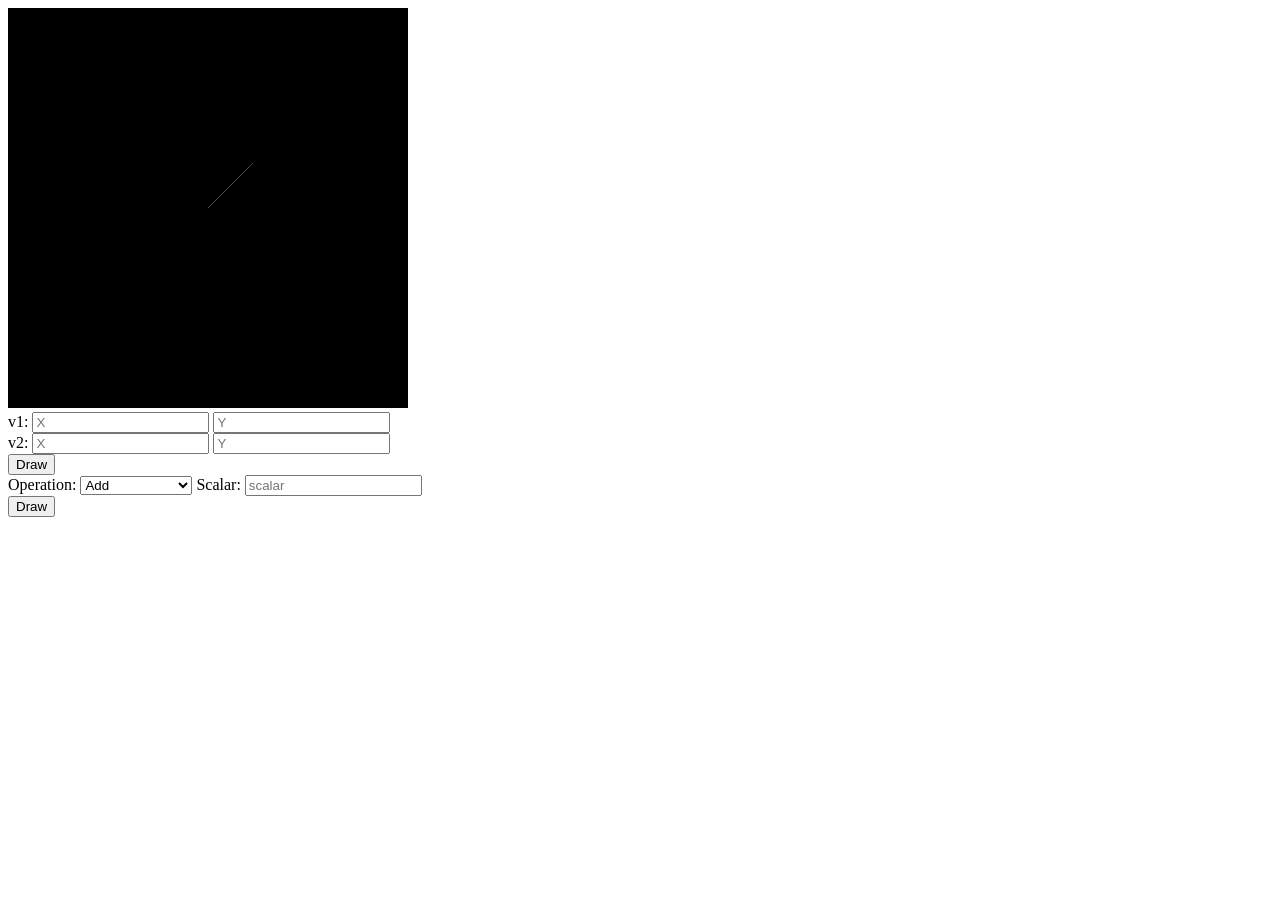
<file: asgn0/asg0.html>
<!DOCTYPE html>
<html lang="en">
  <head>
    <meta charset="utf-8" />
    <title>Draw a blue rectangle (canvas version)</title>
  </head>

  <body onload="main()">
    <canvas id="example" width="400" height="400">
      Please use a browser that supports "canvas"
    </canvas>

    <br>
    v1:
    <input type="text" id="xCoord_v1" placeholder="X">
    <input type="text" id="yCoord_v1" placeholder="Y">
    <br>
    v2:
    <input type="text" id="xCoord_v2" placeholder="X">
    <input type="text" id="yCoord_v2" placeholder="Y">
    <br>
    <input type="button" value="Draw" onclick="handleDrawEvent()">
    <br>
    Operation:
    <select id="operation">
    <option value="add">Add</option>
    <option value="sub">Subtract</option>
    <option value="mul">Multiply</option>
    <option value="div">Division</option>
    <option value="mag">Magnitude</option>
    <option value="norm">Normalize</option>
    <option value="angle">Angle Between</option>
    <option value="area">Area</option>
    </select>
    Scalar: <input type="number" id="scalar" placeholder="scalar">
    <br>
    <input type="button" value="Draw" onclick="handleDrawOperationEvent()">


    <script src="lib/cuon-matrix-cse160.js"></script>
    <script src="asg0.js"></script>
  </body>
</html>
</file>
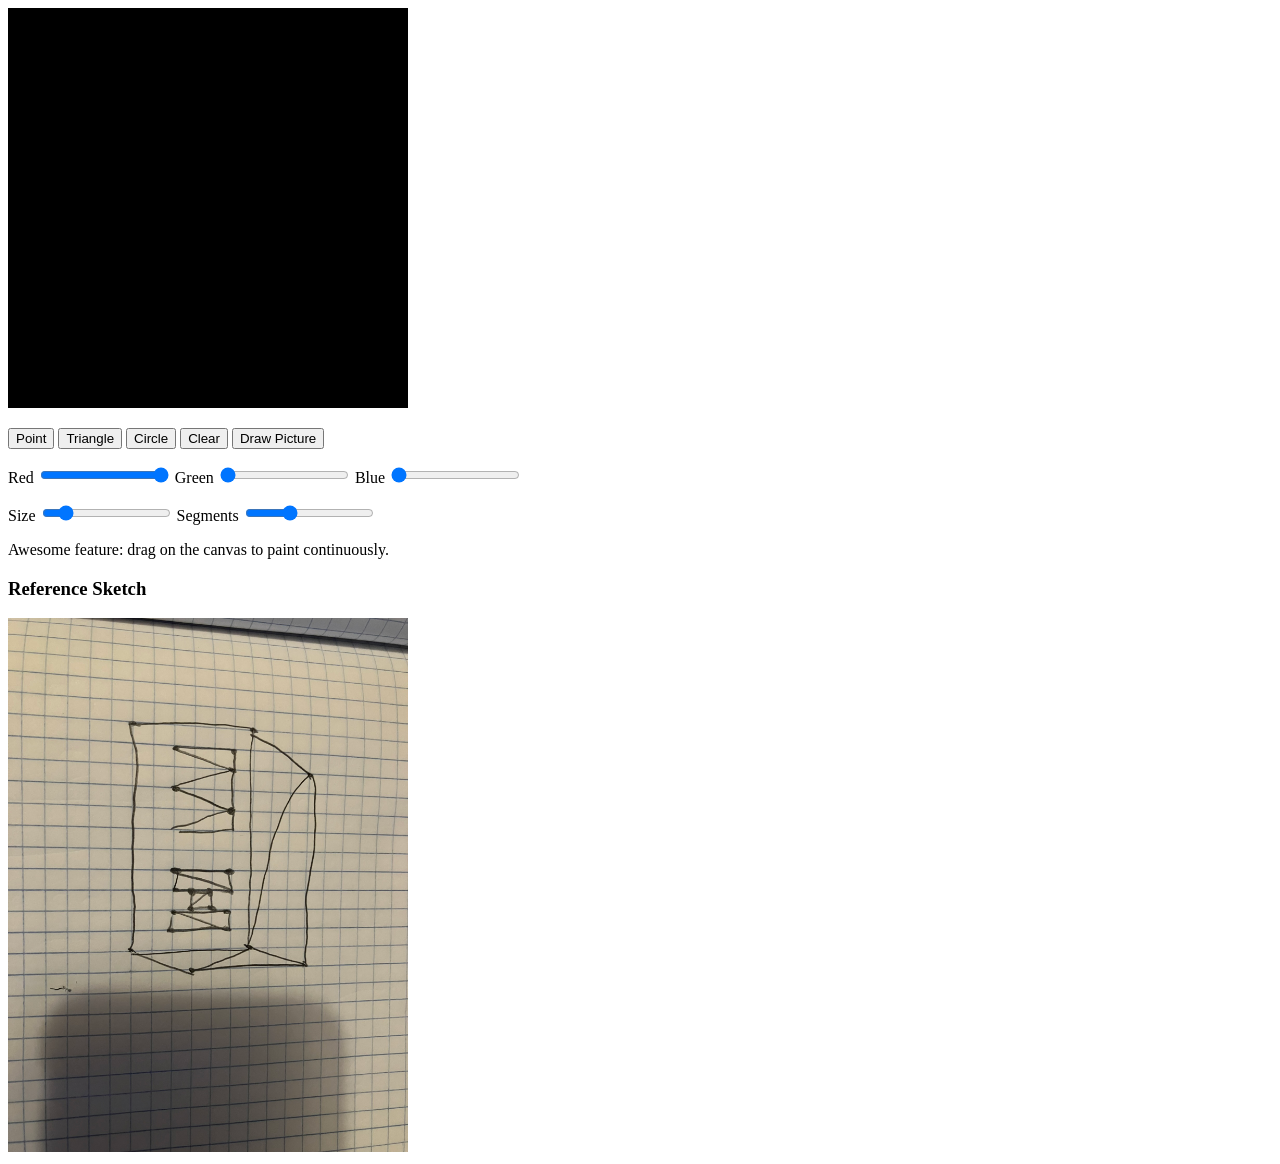
<file: asgn1/HelloPoint1.html>
<!DOCTYPE html>
<html lang="en">
  <head>
    <meta charset="utf-8" />
    <title>Assignment 1 - Painting</title>
  </head>

  <body onload="main()">
    <canvas id="webgl" width="400" height="400">
      Please use a browser that supports "canvas"
    </canvas>

    <p>
      <button type="button" id="pointButton">Point</button>
      <button type="button" id="triangleButton">Triangle</button>
      <button type="button" id="circleButton">Circle</button>
      <button type="button" id="clearButton">Clear</button>
      <button type="button" id="drawPictureButton">Draw Picture</button>
    </p>

    <p>
      Red
      <input type="range" id="redSlide" min="0" max="100" value="100" />
      Green
      <input type="range" id="greenSlide" min="0" max="100" value="0" />
      Blue
      <input type="range" id="blueSlide" min="0" max="100" value="0" />
    </p>

    <p>
      Size
      <input type="range" id="sizeSlide" min="5" max="40" value="10" />
      Segments
      <input type="range" id="segmentSlide" min="3" max="24" value="10" />
    </p>

    <p>
      Awesome feature: drag on the canvas to paint continuously.
    </p>

    <h3>Reference Sketch</h3>
    <img
      src="my-drawing.jpg"
      alt="Reference photo of my hand-drawn sketch for Assignment 1"
      width="400"
    />

    <script src="../lib/webgl-utils.js"></script>
    <script src="../lib/webgl-debug.js"></script>
    <script src="../lib/cuon-utils.js"></script>
    <script src="HelloPoint1.js"></script>
  </body>
</html>
</file>
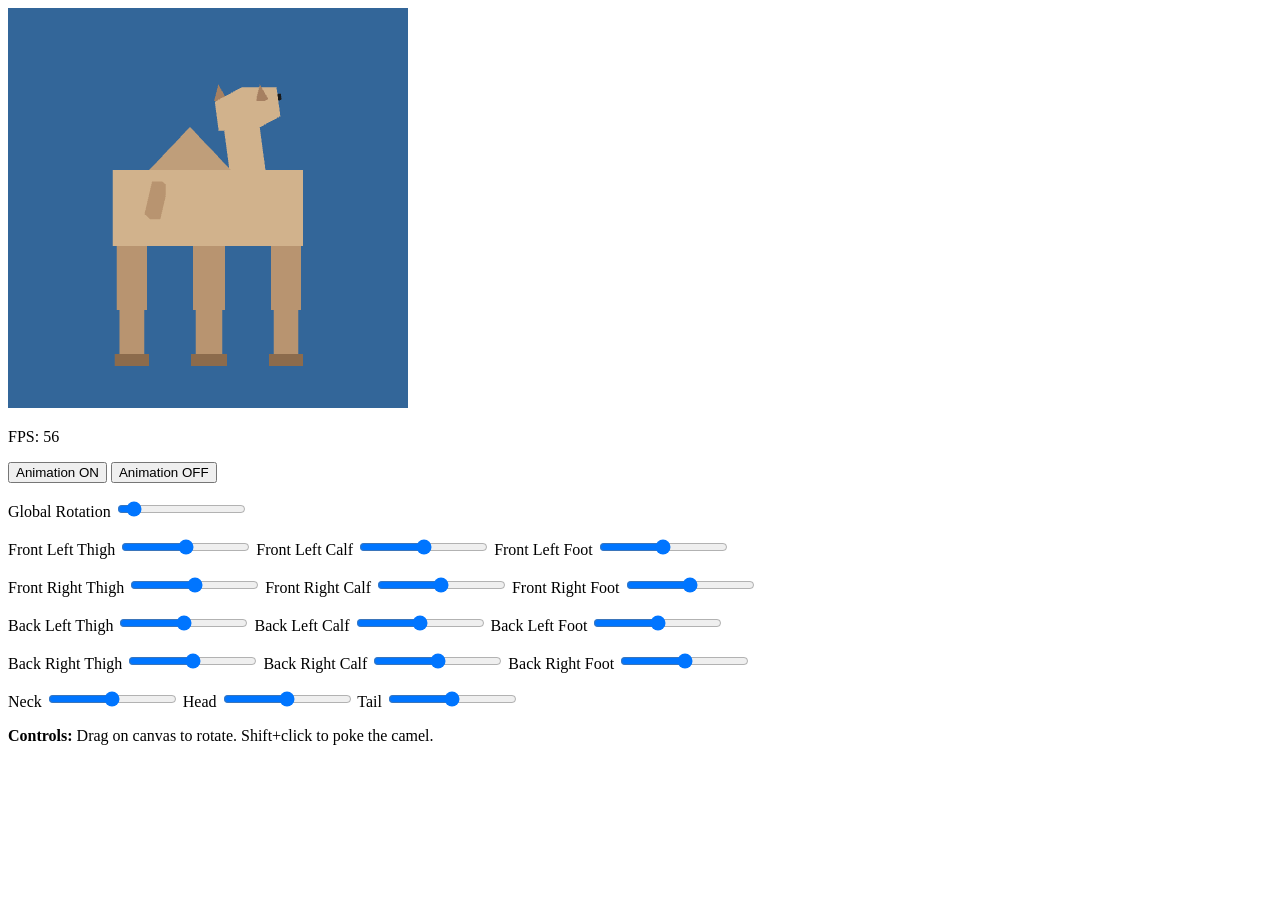
<file: asgn2/BlockyAnimal.html>
<!DOCTYPE html>
<html lang="en">
  <head>
    <meta charset="utf-8" />
    <title>Blocky Camel</title>
  </head>

  <body onload="main()">
    <canvas id="webgl" width="400" height="400">
      Please use a browser that supports "canvas"
    </canvas>

    <p id="performance">FPS: --</p>

    <p>
      <button type="button" id="animOnButton">Animation ON</button>
      <button type="button" id="animOffButton">Animation OFF</button>
    </p>

    <p>
      Global Rotation
      <input type="range" id="globalRotation" min="0" max="360" value="30" />
    </p>

    <p>
      Front Left Thigh
      <input type="range" id="lfThigh" min="-45" max="45" value="0" />
      Front Left Calf
      <input type="range" id="lfCalf" min="-45" max="45" value="0" />
      Front Left Foot
      <input type="range" id="lfFoot" min="-30" max="30" value="0" />
    </p>

    <p>
      Front Right Thigh
      <input type="range" id="rfThigh" min="-45" max="45" value="0" />
      Front Right Calf
      <input type="range" id="rfCalf" min="-45" max="45" value="0" />
      Front Right Foot
      <input type="range" id="rfFoot" min="-30" max="30" value="0" />
    </p>

    <p>
      Back Left Thigh
      <input type="range" id="lbThigh" min="-45" max="45" value="0" />
      Back Left Calf
      <input type="range" id="lbCalf" min="-45" max="45" value="0" />
      Back Left Foot
      <input type="range" id="lbFoot" min="-30" max="30" value="0" />
    </p>

    <p>
      Back Right Thigh
      <input type="range" id="rbThigh" min="-45" max="45" value="0" />
      Back Right Calf
      <input type="range" id="rbCalf" min="-45" max="45" value="0" />
      Back Right Foot
      <input type="range" id="rbFoot" min="-30" max="30" value="0" />
    </p>

    <p>
      Neck
      <input type="range" id="neck" min="-30" max="30" value="0" />
      Head
      <input type="range" id="head" min="-30" max="30" value="0" />
      Tail
      <input type="range" id="tail" min="-45" max="45" value="0" />
    </p>

    <p>
      <strong>Controls:</strong> Drag on canvas to rotate. Shift+click to poke the camel.
    </p>

    <script src="../lib/webgl-utils.js"></script>
    <script src="../lib/webgl-debug.js"></script>
    <script src="../lib/cuon-utils.js"></script>
    <script src="../lib/cuon-matrix.js"></script>
    <script src="BlockyAnimal.js"></script>
  </body>
</html>
</file>
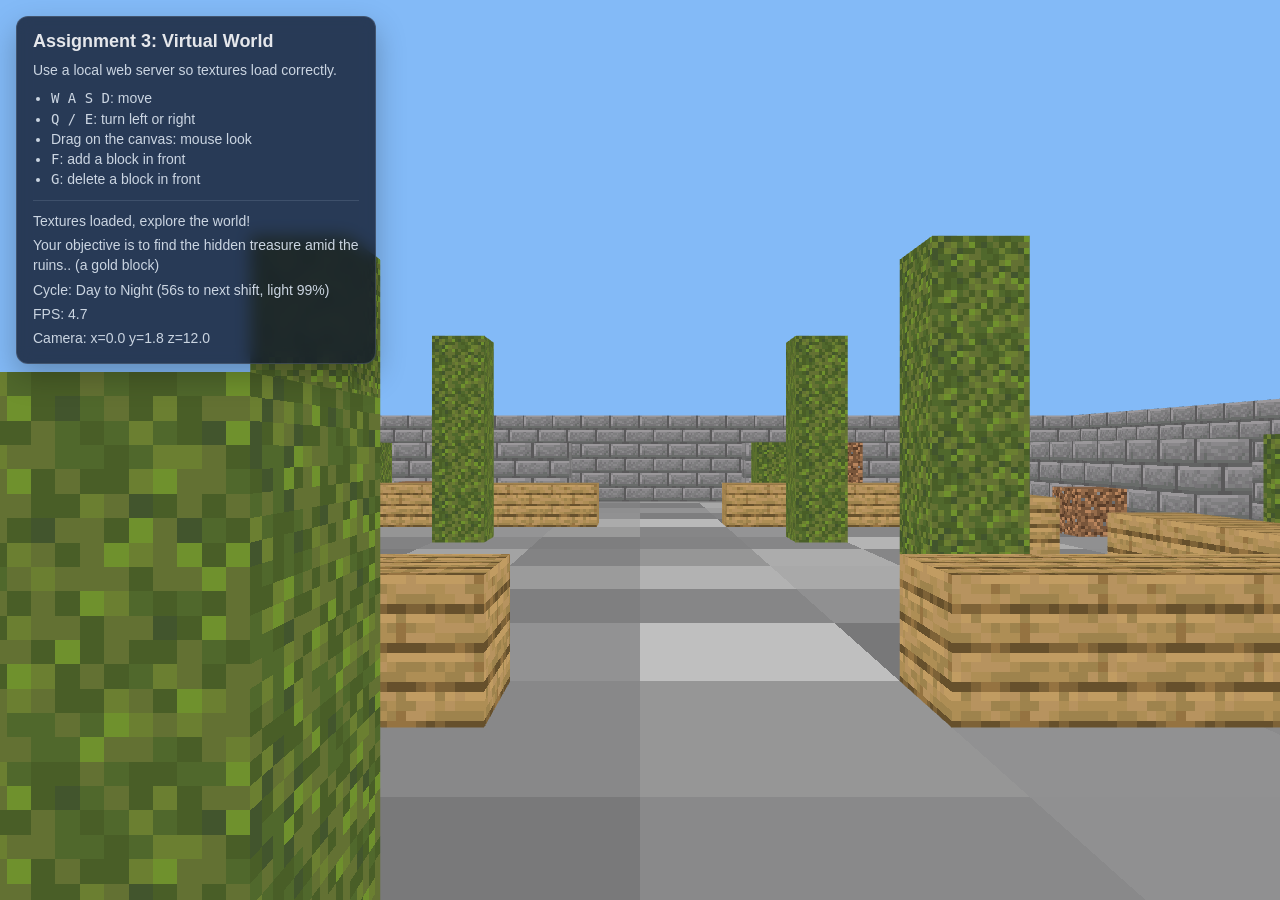
<file: asgn3/VirtualWorld.html>
<!DOCTYPE html>
<html lang="en">
<head>
  <meta charset="utf-8" />
  <meta name="viewport" content="width=device-width, initial-scale=1.0" />
  <title>Assignment 3 Virtual World</title>
  <style>
    :root {
      color-scheme: dark;
      font-family: Arial, Helvetica, sans-serif;
      background: #0b1220;
    }

    * {
      box-sizing: border-box;
    }

    body {
      margin: 0;
      min-height: 100vh;
      background: linear-gradient(180deg, #0f172a 0%, #111827 100%);
      color: #e5e7eb;
    }

    #app {
      position: relative;
      width: 100vw;
      height: 100vh;
      overflow: hidden;
    }

    #webgl {
      display: block;
      width: 100%;
      height: 100%;
    }

    .treasure-overlay {
      position: absolute;
      inset: 0;
      display: flex;
      align-items: center;
      justify-content: center;
      pointer-events: none;
      opacity: 0;
      background:
        radial-gradient(circle at center, rgba(250, 204, 21, 0.32) 0%, rgba(250, 204, 21, 0.12) 28%, rgba(15, 23, 42, 0.0) 62%),
        rgba(255, 215, 64, 0.08);
      transition: opacity 300ms ease;
    }

    .treasure-overlay.visible {
      opacity: 1;
      animation: treasurePulse 1.5s ease-in-out infinite;
    }

    .treasure-card {
      padding: 18px 24px;
      border: 1px solid rgba(253, 224, 71, 0.55);
      border-radius: 16px;
      background: rgba(51, 35, 7, 0.78);
      color: #fef3c7;
      text-align: center;
      box-shadow: 0 18px 45px rgba(0, 0, 0, 0.32);
      backdrop-filter: blur(8px);
    }

    .treasure-card h2 {
      margin: 0 0 6px;
      font-size: 28px;
      letter-spacing: 0.04em;
    }

    .treasure-card p {
      margin: 0;
      font-size: 15px;
      color: #fde68a;
    }

    @keyframes treasurePulse {
      0%, 100% { transform: scale(1); }
      50% { transform: scale(1.01); }
    }

    .panel {
      position: absolute;
      left: 16px;
      top: 16px;
      max-width: min(360px, calc(100vw - 32px));
      padding: 14px 16px;
      border: 1px solid rgba(148, 163, 184, 0.25);
      border-radius: 12px;
      background: rgba(15, 23, 42, 0.78);
      backdrop-filter: blur(8px);
      box-shadow: 0 12px 30px rgba(0, 0, 0, 0.25);
    }

    .panel h1 {
      margin: 0 0 8px;
      font-size: 18px;
    }

    .panel p,
    .panel li {
      margin: 0;
      font-size: 14px;
      line-height: 1.45;
      color: #cbd5e1;
    }

    .panel ul {
      margin: 8px 0 0;
      padding-left: 18px;
    }

    .status {
      margin-top: 10px;
      padding-top: 10px;
      border-top: 1px solid rgba(148, 163, 184, 0.2);
    }

    .status p + p {
      margin-top: 4px;
    }

    @media (max-width: 700px) {
      .panel {
        left: 10px;
        right: 10px;
        top: 10px;
        max-width: none;
        padding: 12px 14px;
      }

      .panel h1 {
        font-size: 16px;
      }

      .panel p,
      .panel li {
        font-size: 13px;
      }
    }
  </style>
</head>
<body onload="main()">
  <div id="app">
    <canvas id="webgl">
      Your browser needs canvas support to run this assignment.
    </canvas>

    <section class="panel">
      <h1>Assignment 3: Virtual World</h1>
      <p>Use a local web server so textures load correctly.</p>
      <ul>
        <li><code>W A S D</code>: move</li>
        <li><code>Q / E</code>: turn left or right</li>
        <li>Drag on the canvas: mouse look</li>
        <li><code>F</code>: add a block in front</li>
        <li><code>G</code>: delete a block in front</li>
      </ul>

      <div class="status">
        <p id="statusLine">Loading world...</p>
        <p id="objectiveLine">Your objective is to find the hidden treasure amid the ruins.. (a gold block)</p>
        <p id="cycleLine">Cycle: Day</p>
        <p id="fpsLine">FPS: --</p>
        <p id="cameraLine">Camera: --</p>
      </div>
    </section>

    <div id="treasureOverlay" class="treasure-overlay" aria-hidden="true">
      <div class="treasure-card">
        <h2>Treasure Found</h2>
        <p>You discovered the hidden gold block!</p>
      </div>
    </div>
  </div>

  <script src="../lib/webgl-utils.js"></script>
  <script src="../lib/webgl-debug.js"></script>
  <script src="../lib/cuon-utils.js"></script>
  <script src="../lib/cuon-matrix.js"></script>
  <script src="VirtualWorld.js"></script>
</body>
</html>
</file>
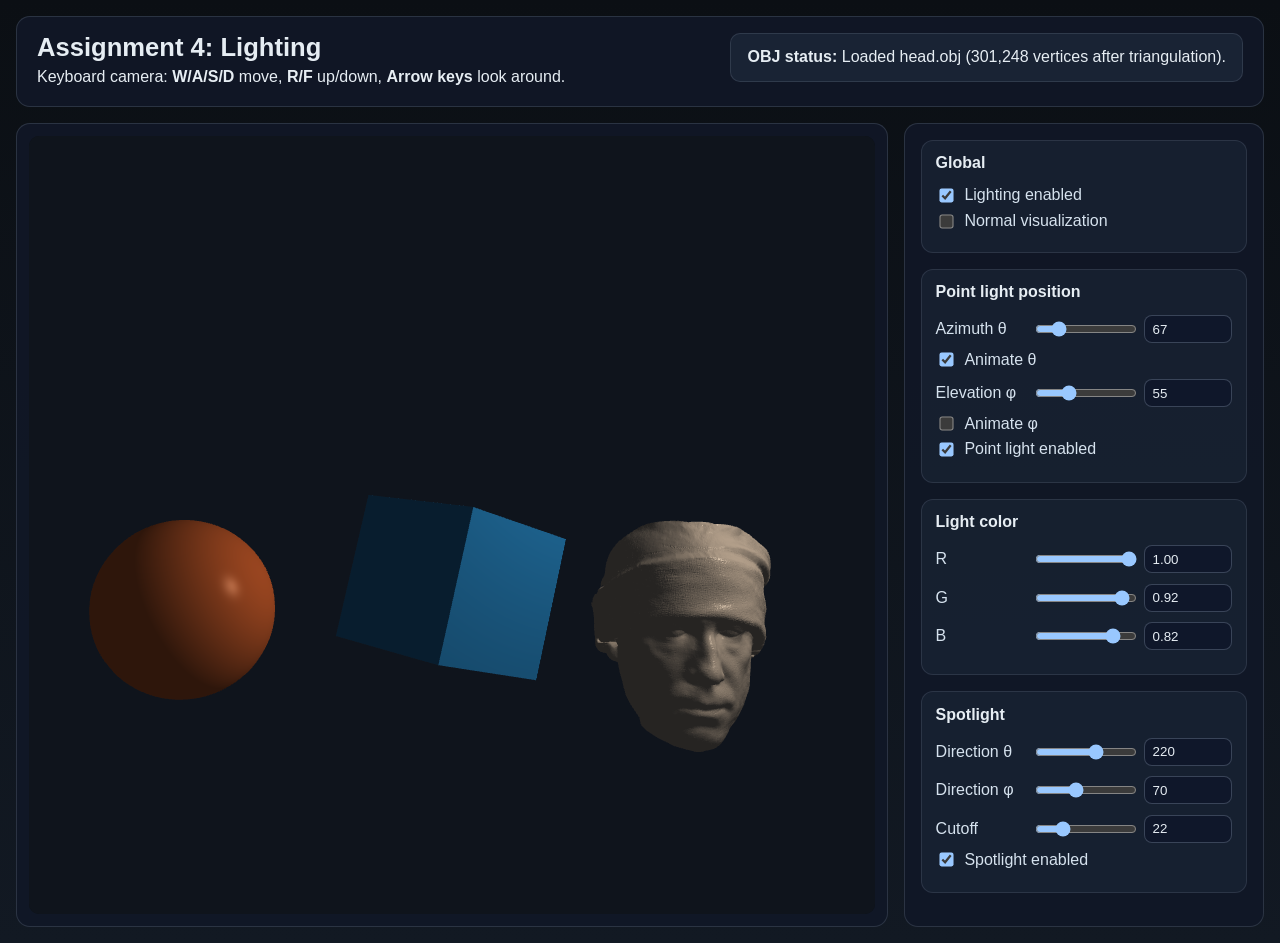
<file: asgn4/lighting.html>
<!DOCTYPE html>
<html lang="en">
<head>
  <meta charset="UTF-8" />
  <meta name="viewport" content="width=device-width, initial-scale=1.0" />
  <title>Assignment 4 - Lighting</title>
  <link rel="stylesheet" href="styles.css" />
</head>
<body>
  <div class="page">
    <header class="page-header">
      <div>
        <h1>Assignment 4: Lighting</h1>
        <p>
          Keyboard camera: <strong>W/A/S/D</strong> move, <strong>R/F</strong> up/down,
          <strong>Arrow keys</strong> look around.
        </p>
      </div>
      <div class="status-panel">
        <div><strong>OBJ status:</strong> <span id="obj-status">Waiting to load…</span></div>
      </div>
    </header>

    <main class="layout">
      <section class="canvas-panel">
        <canvas id="gl-canvas" width="1280" height="720"></canvas>
      </section>

      <aside class="controls-panel">
        <section class="controls-group">
          <h2>Global</h2>
          <label class="checkbox-row">
            <input id="lighting-enabled" type="checkbox" checked />
            <span>Lighting enabled</span>
          </label>
          <label class="checkbox-row">
            <input id="normal-visualization" type="checkbox" />
            <span>Normal visualization</span>
          </label>
        </section>

        <section class="controls-group">
          <h2>Point light position</h2>

          <div class="control-row">
            <label for="light-theta-range">Azimuth θ</label>
            <input id="light-theta-range" type="range" min="0" max="360" step="1" value="35" />
            <input id="light-theta-number" type="number" min="0" max="360" step="1" value="35" />
          </div>
          <label class="checkbox-row compact">
            <input id="light-theta-animate" type="checkbox" checked />
            <span>Animate θ</span>
          </label>

          <div class="control-row">
            <label for="light-phi-range">Elevation φ</label>
            <input id="light-phi-range" type="range" min="0" max="180" step="1" value="55" />
            <input id="light-phi-number" type="number" min="0" max="180" step="1" value="55" />
          </div>
          <label class="checkbox-row compact">
            <input id="light-phi-animate" type="checkbox" />
            <span>Animate φ</span>
          </label>

          <label class="checkbox-row compact">
            <input id="point-light-enabled" type="checkbox" checked />
            <span>Point light enabled</span>
          </label>
        </section>

        <section class="controls-group">
          <h2>Light color</h2>

          <div class="control-row">
            <label for="light-r-range">R</label>
            <input id="light-r-range" type="range" min="0" max="1" step="0.01" value="1" />
            <input id="light-r-number" type="number" min="0" max="1" step="0.01" value="1" />
          </div>

          <div class="control-row">
            <label for="light-g-range">G</label>
            <input id="light-g-range" type="range" min="0" max="1" step="0.01" value="0.92" />
            <input id="light-g-number" type="number" min="0" max="1" step="0.01" value="0.92" />
          </div>

          <div class="control-row">
            <label for="light-b-range">B</label>
            <input id="light-b-range" type="range" min="0" max="1" step="0.01" value="0.82" />
            <input id="light-b-number" type="number" min="0" max="1" step="0.01" value="0.82" />
          </div>
        </section>

        <section class="controls-group">
          <h2>Spotlight</h2>

          <div class="control-row">
            <label for="spot-theta-range">Direction θ</label>
            <input id="spot-theta-range" type="range" min="0" max="360" step="1" value="220" />
            <input id="spot-theta-number" type="number" min="0" max="360" step="1" value="220" />
          </div>

          <div class="control-row">
            <label for="spot-phi-range">Direction φ</label>
            <input id="spot-phi-range" type="range" min="0" max="180" step="1" value="70" />
            <input id="spot-phi-number" type="number" min="0" max="180" step="1" value="70" />
          </div>

          <div class="control-row">
            <label for="spot-cutoff-range">Cutoff</label>
            <input id="spot-cutoff-range" type="range" min="1" max="90" step="1" value="22" />
            <input id="spot-cutoff-number" type="number" min="1" max="90" step="1" value="22" />
          </div>

          <label class="checkbox-row compact">
            <input id="spotlight-enabled" type="checkbox" checked />
            <span>Spotlight enabled</span>
          </label>
        </section>
      </aside>
    </main>
  </div>

  <script src="../lib/webgl-utils.js"></script>
  <script src="../lib/webgl-debug.js"></script>
  <script src="../lib/cuon-utils.js"></script>
  <script src="../lib/cuon-matrix.js"></script>
  <script src="lighting.js"></script>
</body>
</html>
</file>
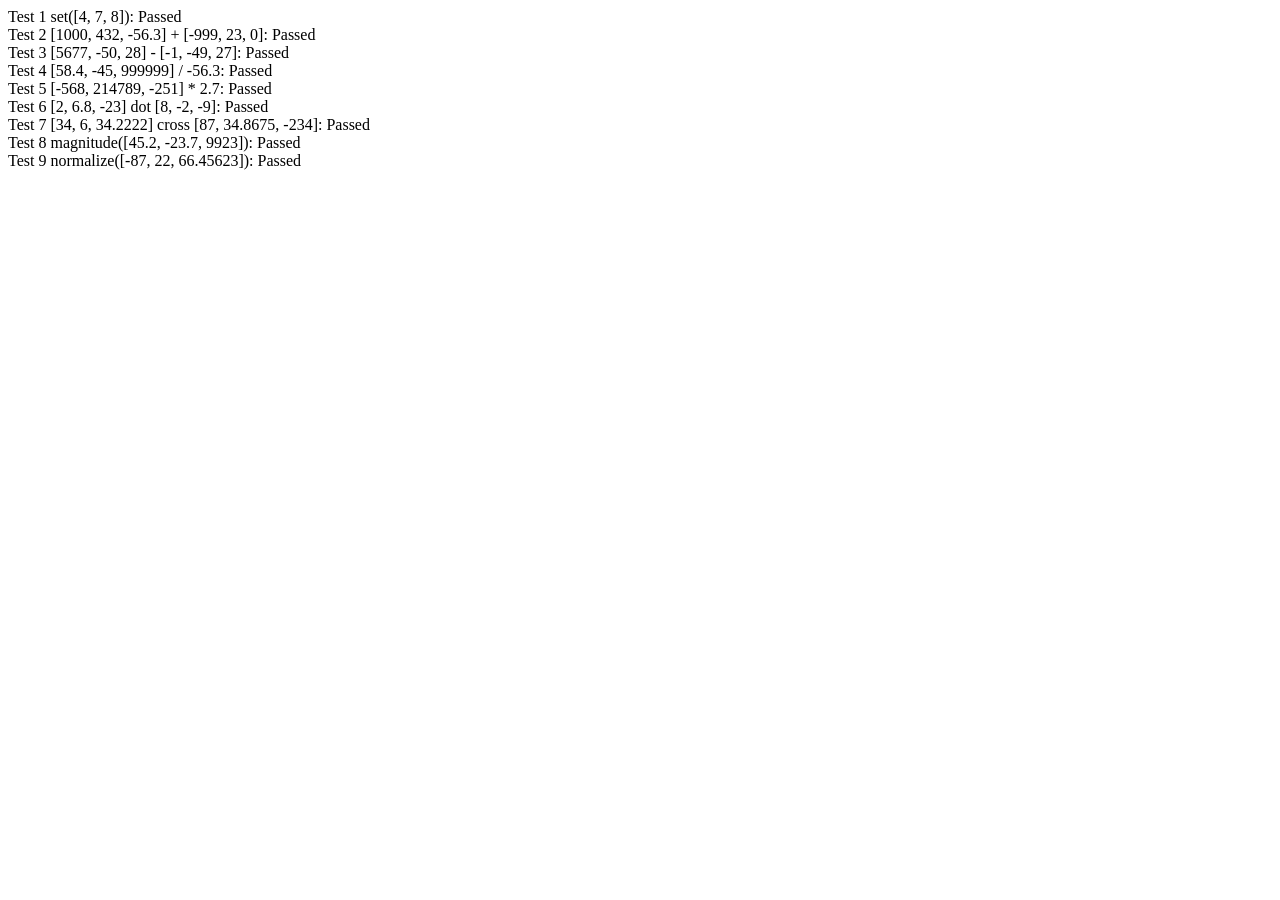
<file: asgn0/lib/vectorTests.html>
<!DOCTYPE html>
<html>

<head>
  <meta charset="UTF-8" />
  <meta name="viewport" content="width=device-width" />
  <title>Vector Tests</title>
</head>

<body>
  Test 1 set([4, 7, 8]): <span id=test1></span>
  <br>
  Test 2 [1000, 432, -56.3] + [-999, 23, 0]: <span id=test2></span>
  <br>
  Test 3 [5677, -50, 28] - [-1, -49, 27]: <span id=test3></span>
  <br>
  Test 4 [58.4, -45, 999999] / -56.3: <span id=test4></span>
  <br>
  Test 5 [-568, 214789, -251] * 2.7: <span id=test5></span>
  <br>
  Test 6 [2, 6.8, -23] dot [8, -2, -9]: <span id=test6></span>
  <br>
  Test 7 [34, 6, 34.2222] cross [87, 34.8675, -234]: <span id=test7></span>
  <br>
  Test 8 magnitude([45.2, -23.7, 9923]): <span id=test8></span>
  <br>
  Test 9 normalize([-87, 22, 66.45623]): <span id=test9></span>

  <script src="cuon-matrix-cse160.js"></script>
  <script>
    var ERROR = 0.1

    function verify(vect, sol, text) {
      passed = vect.every((val, i) => Math.abs(val - sol[i]) < ERROR)
      passed ? text.innerHTML = "Passed" : text.innerHTML = "Failed"
    }
    // Test 1 set([4, 7, 8])
    let text = document.getElementById("test1")
    let vect1 = new Vector3([0, 0, 0])
    let vect2 = new Vector3([4, 7, 8])
    vect1.set(vect2)
    let v1 = vect1.elements
    verify(v1, [4, 7, 8], text)

    // Test 2 [1000, 432, -56.3] + [-999, 23, 0]
    text = document.getElementById("test2")
    vect1 = new Vector3([1000, 432, -56.3])
    vect2 = new Vector3([-999, 23, 0])
    vect1.add(vect2)
    let v = vect1.elements
    verify(v, [1, 455, -56.3], text)

    // Test 3 [5677, -50, 28] - [-1, -49, 27]
    text = document.getElementById("test3")
    vect1 = new Vector3([5677, -50, 28])
    vect2 = new Vector3([-1, -49, 27])
    vect1.sub(vect2)
    v = vect1.elements
    verify(v, [5678, -1, 1], text)

    // Test 4 [58.4, -45, 999999] / -56.3
    text = document.getElementById("test4")
    let vect = new Vector3([58.4, -45, 999999])
    vect.div(-56.3)
    v = vect.elements
    verify(v, [-1.037300178, 0.79928952, -17761.971580817], text)

    // Test 5 [-568, 214789, -251] * 2.7
    text = document.getElementById("test5")
    vect = new Vector3([-568, 214789, -251])
    vect.mul(2.7)
    v = vect.elements
    verify(v, [-1533.6, 579930.3, -677.7], text)

    // Test 6 [2, 6.8, -23] dot [8, -2, -9]
    text = document.getElementById("test6")
    vect1 = new Vector3([2, 6.8, -23])
    vect2 = new Vector3([8, -2, -9])
    let num = Vector3.dot(vect1, vect2)
    Math.abs(num - 209.4) < ERROR ? text.innerHTML = "Passed" : text.innerHTML = "Failed"

    // Test 7 [34, 6, 34.2222] cross [87, 34.8675, -234]
    text = document.getElementById("test7")
    vect1 = new Vector3([34, 6, 34.2222])
    vect2 = new Vector3([87, 34.8675, -234])
    v = Vector3.cross(vect1, vect2).elements
    verify(v, [-2597.2425585, 10933.3314, 663.495], text)

    // Test 8 magnitude([45.2, -23.7, 9923])
    text = document.getElementById("test8")
    vect = new Vector3([45.2, -23.7, 9923])
    num = vect.magnitude()
    Math.abs(num - 9923.131246235) < ERROR ? text.innerHTML = "Passed" : text.innerHTML = "Failed"

    // Test 9 normalize([-87, 22, 66.45623])
    text = document.getElementById("test9")
    vect = new Vector3([-87, 22, 66.45623])
    v = vect.normalize().elements
    verify(v, [-0.779104913, 0.197015035, 0.595130751], text)
  </script>
</body>

</html>
</file>
<file: asgn4/styles.css>
:root {
  color-scheme: dark;
  font-family: Arial, Helvetica, sans-serif;
  background: #0d1117;
  color: #e6edf3;
}

* {
  box-sizing: border-box;
}

body {
  margin: 0;
  background: linear-gradient(180deg, #0b0f14 0%, #121923 100%);
  color: #e6edf3;
}

code {
  font-family: "Cascadia Code", "Fira Code", monospace;
}

.page {
  min-height: 100vh;
  display: flex;
  flex-direction: column;
  gap: 1rem;
  padding: 1rem;
}

.page-header {
  display: flex;
  justify-content: space-between;
  gap: 1rem;
  align-items: flex-start;
  background: rgba(17, 24, 39, 0.9);
  border: 1px solid rgba(148, 163, 184, 0.2);
  border-radius: 14px;
  padding: 1rem 1.25rem;
}

.page-header h1 {
  margin: 0 0 0.4rem;
  font-size: 1.6rem;
}

.page-header p {
  margin: 0.2rem 0;
}

.hint {
  color: #9fb3c8;
}

.status-panel {
  min-width: 260px;
  background: rgba(30, 41, 59, 0.72);
  border-radius: 10px;
  padding: 0.9rem 1rem;
  border: 1px solid rgba(148, 163, 184, 0.18);
}

.layout {
  display: grid;
  grid-template-columns: minmax(0, 1fr) 360px;
  gap: 1rem;
  min-height: 0;
  flex: 1;
}

.canvas-panel,
.controls-panel {
  background: rgba(17, 24, 39, 0.9);
  border: 1px solid rgba(148, 163, 184, 0.2);
  border-radius: 14px;
}

.canvas-panel {
  padding: 0.75rem;
  min-height: 70vh;
}

#gl-canvas {
  width: 100%;
  height: 100%;
  min-height: 70vh;
  display: block;
  border-radius: 10px;
  background: radial-gradient(circle at center, #17202b 0%, #0a0f16 100%);
}

.controls-panel {
  padding: 1rem;
  overflow-y: auto;
}

.controls-group {
  border: 1px solid rgba(148, 163, 184, 0.16);
  background: rgba(30, 41, 59, 0.52);
  border-radius: 12px;
  padding: 0.85rem;
  margin-bottom: 1rem;
}

.controls-group h2 {
  margin: 0 0 0.85rem;
  font-size: 1rem;
}

.control-row {
  display: grid;
  grid-template-columns: 88px minmax(0, 1fr) 88px;
  gap: 0.6rem;
  align-items: center;
  margin-bottom: 0.65rem;
}

.checkbox-row {
  display: flex;
  align-items: center;
  gap: 0.55rem;
  margin: 0.45rem 0;
}

.checkbox-row.compact {
  margin-top: -0.2rem;
  margin-bottom: 0.6rem;
}

input[type="range"] {
  width: 100%;
}

input[type="number"] {
  width: 100%;
  background: #0f172a;
  color: #e6edf3;
  border: 1px solid rgba(148, 163, 184, 0.32);
  border-radius: 8px;
  padding: 0.35rem 0.45rem;
}

input[type="checkbox"] {
  transform: scale(1.08);
}

label {
  color: #d6e2ee;
}

@media (max-width: 1100px) {
  .layout {
    grid-template-columns: 1fr;
  }

  .controls-panel {
    max-height: none;
  }

  .page-header {
    flex-direction: column;
  }
}
</file>
